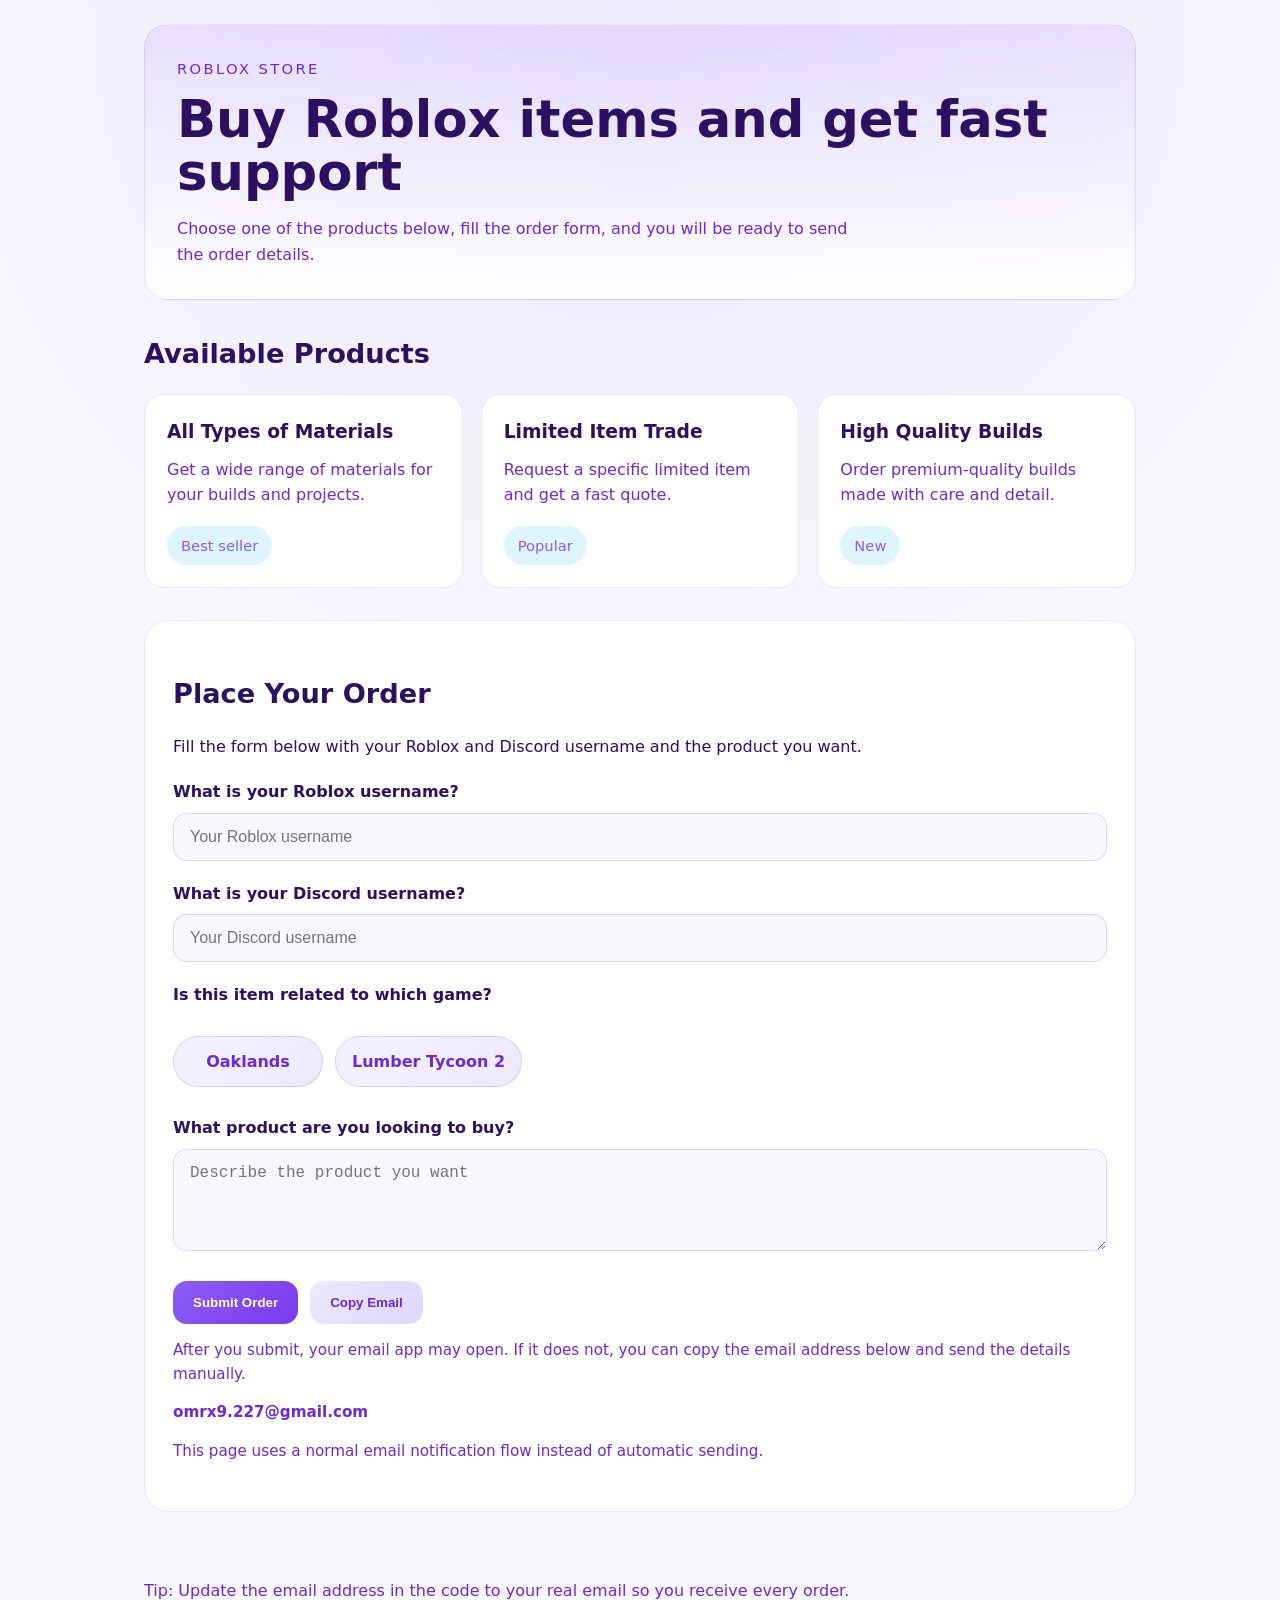
<file: index.html>
<!DOCTYPE html>
<html lang="en">
<head>
  <meta charset="UTF-8">
  <meta name="viewport" content="width=device-width, initial-scale=1.0">
  <title>Roblox Product Store</title>
  <meta http-equiv="refresh" content="0; url='main-page-wiki.html'">
</head>
<body>
  <p>If you are not redirected automatically, <a href="main-page-wiki.html">open the store page</a>.</p>
</body>
</html>
</file>
<file: style.css>
:root {
  color-scheme: light;
  --bg: #f8f7ff;
  --surface: #ede9fe;
  --card: #ffffff;
  --text: #2c1062;
  --muted: #6d28d9;
  --accent: #8b5cf6;
  --accent-strong: #6d28d9;
  --border: rgba(139, 92, 246, 0.16);
}

* {
  box-sizing: border-box;
}

html, body {
  margin: 0;
  padding: 0;
  min-height: 100%;
  font-family: Inter, system-ui, -apple-system, BlinkMacSystemFont, 'Segoe UI', sans-serif;
  background: radial-gradient(circle at top, #ede9fe 0%, var(--bg) 45%);
  color: var(--text);
}

body {
  line-height: 1.6;
}

.page-shell {
  max-width: 1040px;
  margin: 0 auto;
  padding: 24px;
}

.hero {
  margin-bottom: 32px;
  padding: 32px;
  border: 1px solid var(--border);
  border-radius: 24px;
  background: linear-gradient(180deg, rgba(139, 92, 246, 0.12), rgba(255,255,255,0.9));
  backdrop-filter: blur(10px);
}

.eyebrow {
  margin: 0 0 12px;
  font-size: 0.92rem;
  letter-spacing: 0.16em;
  text-transform: uppercase;
  color: var(--accent-strong);
}

.hero h1 {
  margin: 0 0 16px;
  font-size: clamp(2rem, 4vw, 3.3rem);
  line-height: 1.05;
}

.subtitle {
  margin: 0;
  max-width: 680px;
  color: var(--muted);
}

.products,
.order-section {
  margin-bottom: 32px;
}

.products h2,
.order-card h2 {
  margin-bottom: 18px;
  font-size: 1.7rem;
}

.product-list {
  display: grid;
  grid-template-columns: repeat(3, minmax(0, 1fr));
  gap: 18px;
}

.product-card {
  background: #ffffff;
  border: 1px solid var(--border);
  border-radius: 20px;
  padding: 22px;
  min-height: 170px;
}

.product-card h3 {
  margin-top: 0;
  margin-bottom: 10px;
}

.product-card p {
  margin: 0 0 18px;
  color: var(--muted);
}

.product-price {
  display: inline-flex;
  padding: 8px 14px;
  border-radius: 999px;
  background: rgba(56, 189, 248, 0.16);
  color: var(--accent);
  font-size: 0.92rem;
}

.order-card {
  background: #ffffff;
  border: 1px solid var(--border);
  border-radius: 24px;
  padding: 28px;
}

label {
  display: block;
  margin: 20px 0 8px;
  font-weight: 600;
}

.radio-group {
  display: flex;
  flex-wrap: wrap;
  gap: 12px;
  margin-top: 8px;
}

.radio-label {
  display: inline-flex;
  align-items: center;
  justify-content: center;
  min-width: 150px;
  padding: 12px 16px;
  border: 1px solid rgba(139, 92, 246, 0.24);
  border-radius: 999px;
  background: linear-gradient(135deg, #f5f3ff 0%, #ede9fe 100%);
  color: var(--accent-strong);
  font-weight: 700;
  cursor: pointer;
  transition: all 0.2s ease;
}

.radio-label input {
  position: absolute;
  opacity: 0;
  pointer-events: none;
}

.radio-label:hover {
  transform: translateY(-1px);
  box-shadow: 0 8px 24px rgba(139, 92, 246, 0.12);
}

.radio-label:has(input:checked) {
  background: linear-gradient(135deg, #8b5cf6 0%, #7c3aed 100%);
  color: #ffffff;
  border-color: transparent;
  box-shadow: 0 10px 28px rgba(124, 58, 237, 0.24);
}

input,
textarea {
  width: 100%;
  border: 1px solid rgba(139, 92, 246, 0.24);
  border-radius: 14px;
  background: #f9f7ff;
  color: var(--text);
  padding: 14px 16px;
  font-size: 1rem;
}

input:focus,
textarea:focus {
  outline: 2px solid rgba(139, 92, 246, 0.35);
  outline-offset: 2px;
}

button {
  margin-top: 22px;
  border: none;
  border-radius: 14px;
  padding: 14px 20px;
  background: linear-gradient(135deg, #8b5cf6 0%, #7c3aed 100%);
  color: #ffffff;
  font-weight: 700;
  cursor: pointer;
  transition: transform 0.2s ease, box-shadow 0.2s ease;
}

.button-row {
  display: flex;
  flex-wrap: wrap;
  gap: 12px;
}

.secondary-button {
  background: linear-gradient(135deg, #ede9fe 0%, #ddd6fe 100%);
  color: var(--accent-strong);
}

button:hover {
  transform: translateY(-1px);
  box-shadow: 0 14px 45px rgba(139, 92, 246, 0.18);
}

.note {
  margin: 14px 0 0;
  color: var(--muted);
  font-size: 0.95rem;
}

.form-message {
  margin-top: 20px;
  font-size: 1rem;
}

.form-message.success {
  color: #86efac;
}

.form-message.error {
  color: #fda4af;
}

.footer {
  margin-top: 16px;
  padding: 18px 0;
  color: var(--muted);
}

@media (max-width: 840px) {
  .product-list {
    grid-template-columns: 1fr;
  }
}

@media (max-width: 640px) {
  .page-shell {
    padding: 14px;
  }

  .hero {
    padding: 20px;
    margin-bottom: 20px;
  }

  .hero h1 {
    font-size: clamp(1.7rem, 6.5vw, 2.4rem);
  }

  .subtitle {
    font-size: 0.95rem;
  }

  .products h2,
  .order-card h2 {
    font-size: 1.4rem;
  }

  .order-card,
  .product-card {
    padding: 18px;
  }

  .radio-group {
    flex-direction: column;
  }

  .radio-label {
    width: 100%;
    min-width: 0;
  }

  input,
  textarea,
  button {
    font-size: 16px;
  }

  .button-row {
    flex-direction: column;
  }

  button {
    width: 100%;
    padding: 15px 18px;
  }

  .note {
    font-size: 0.9rem;
  }
}
</file>
